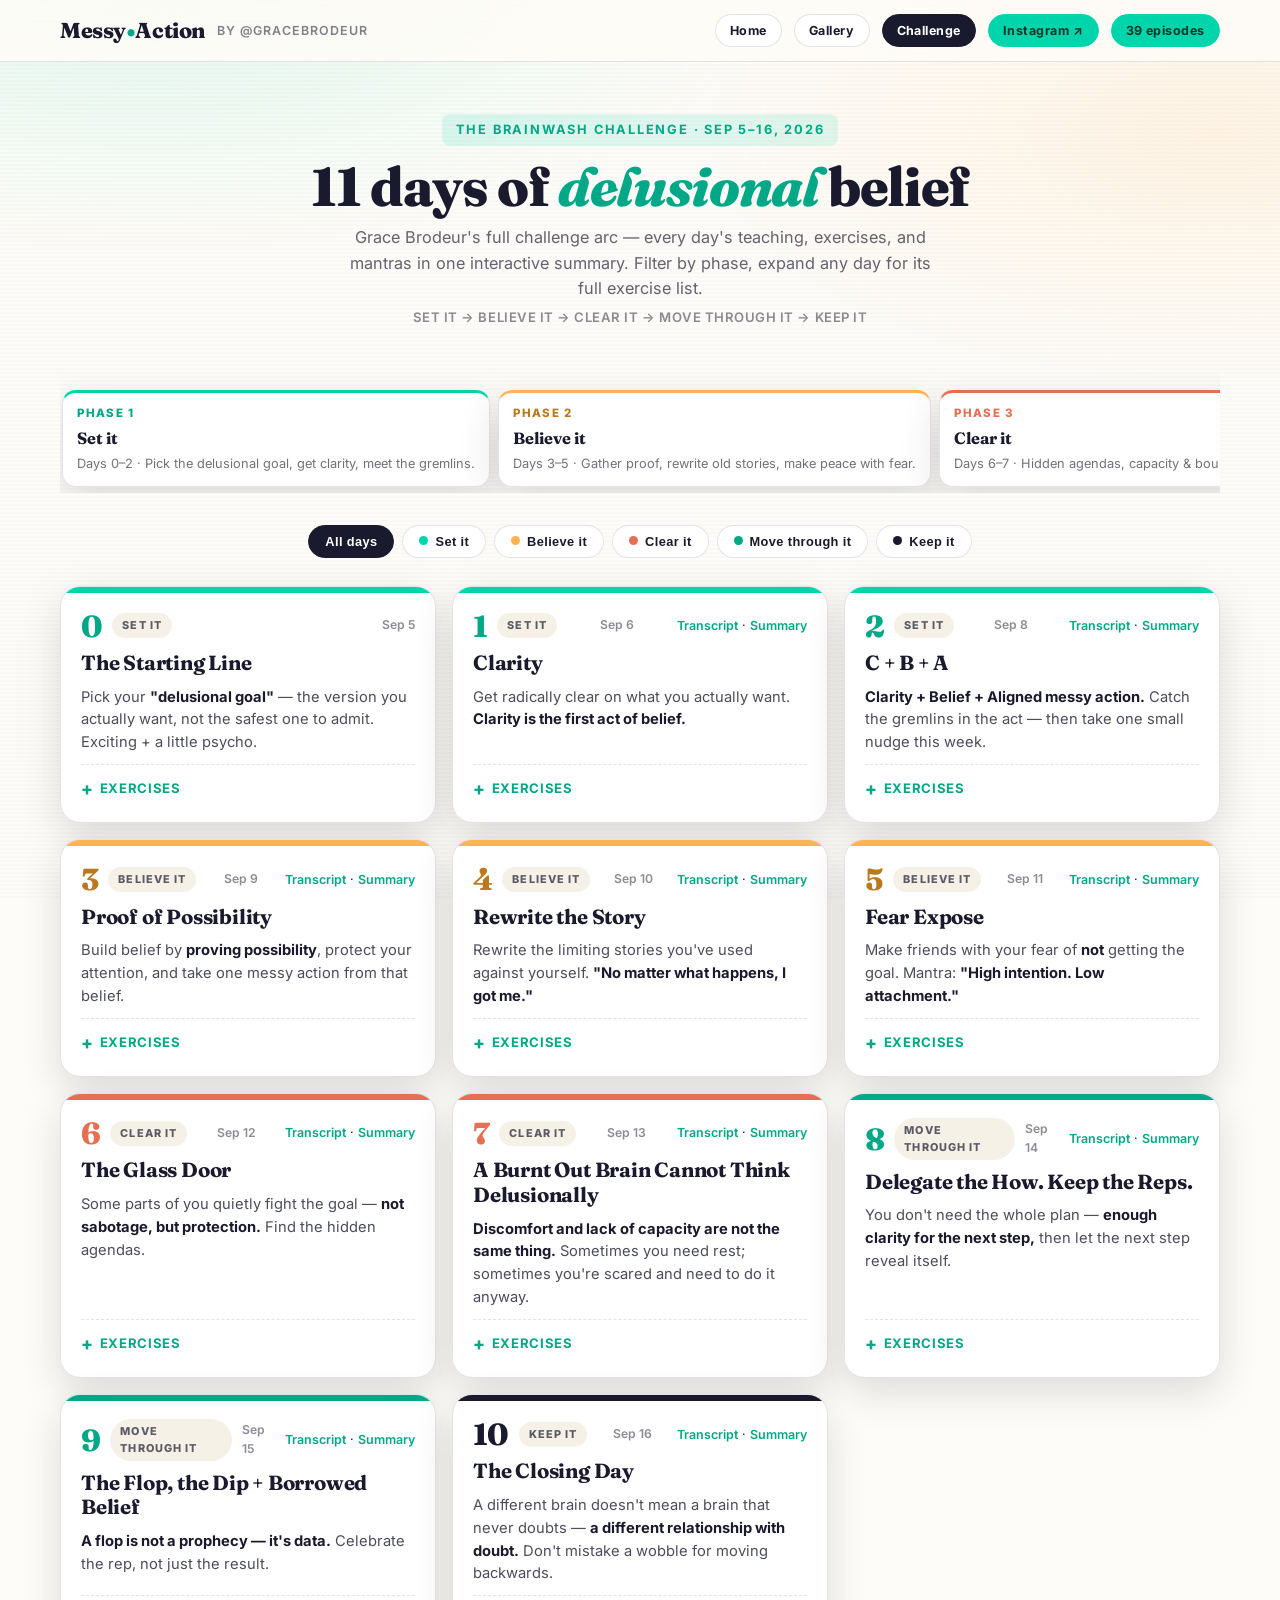
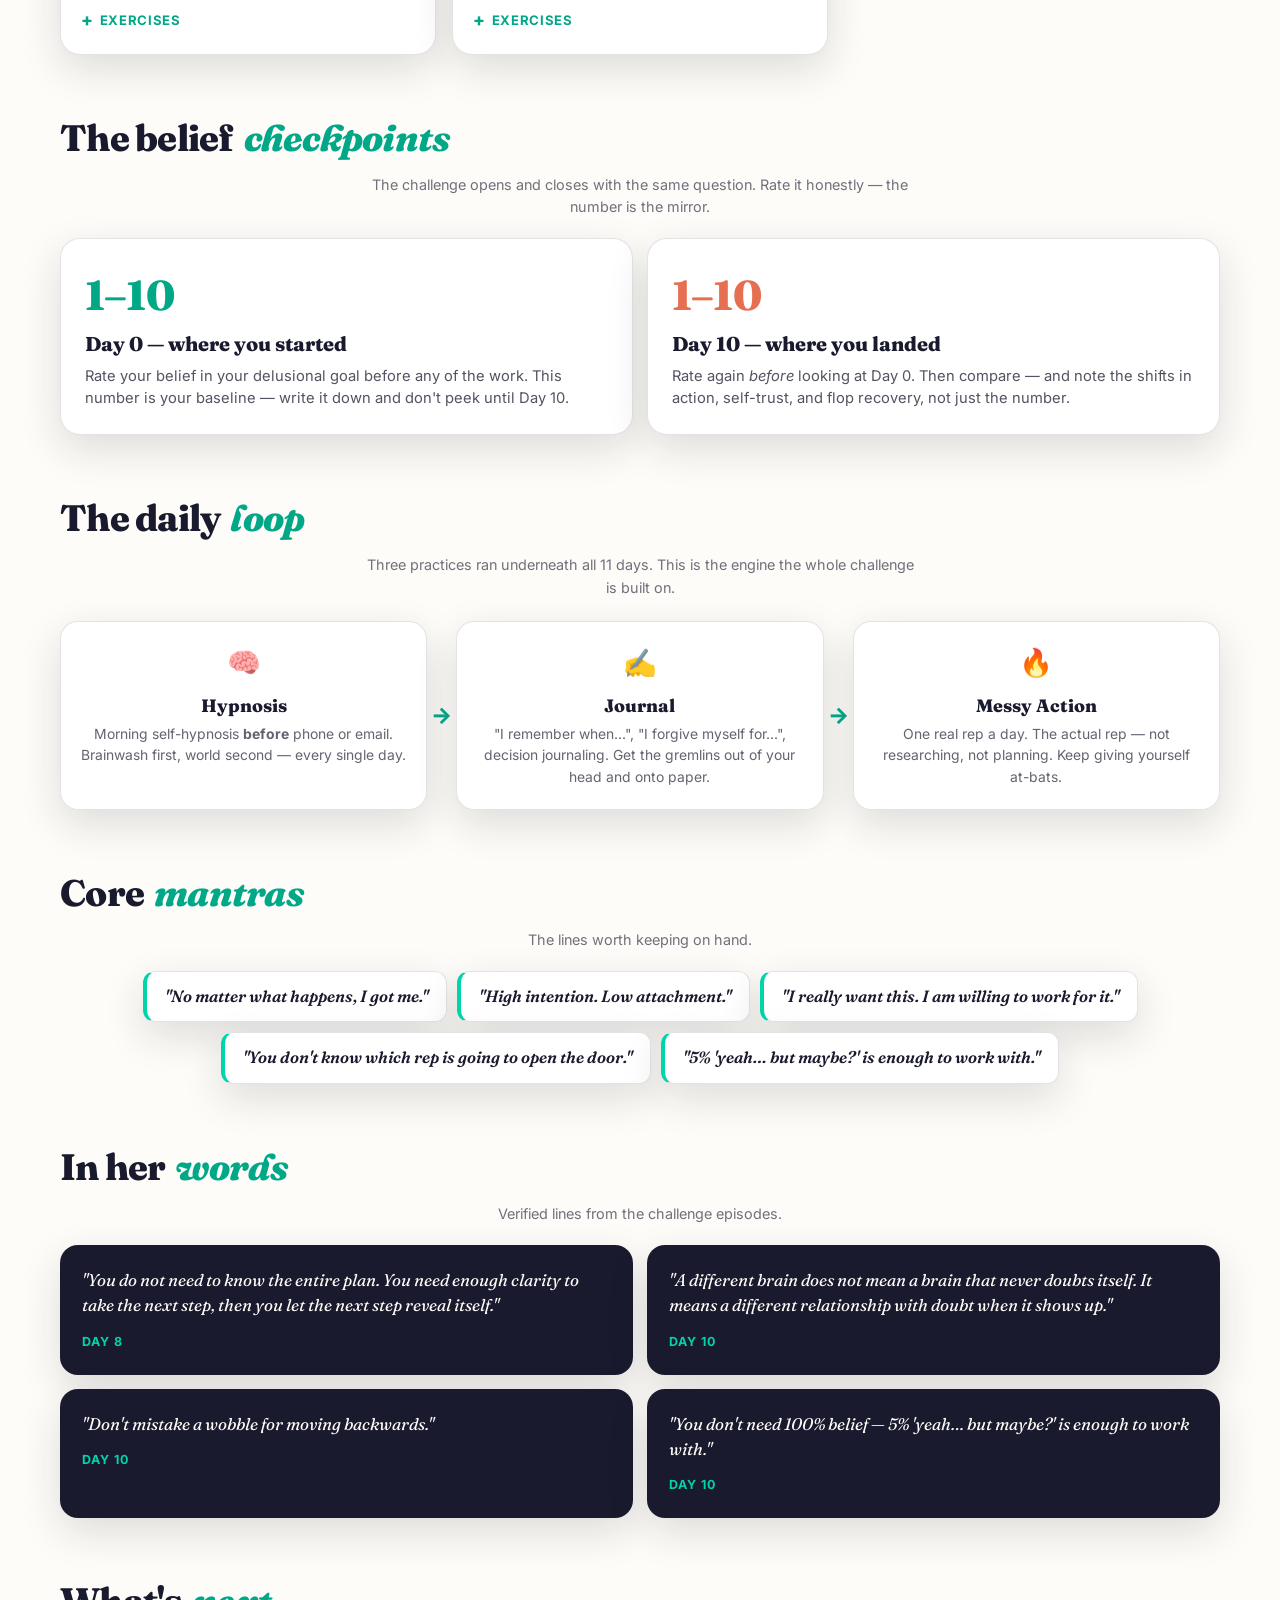
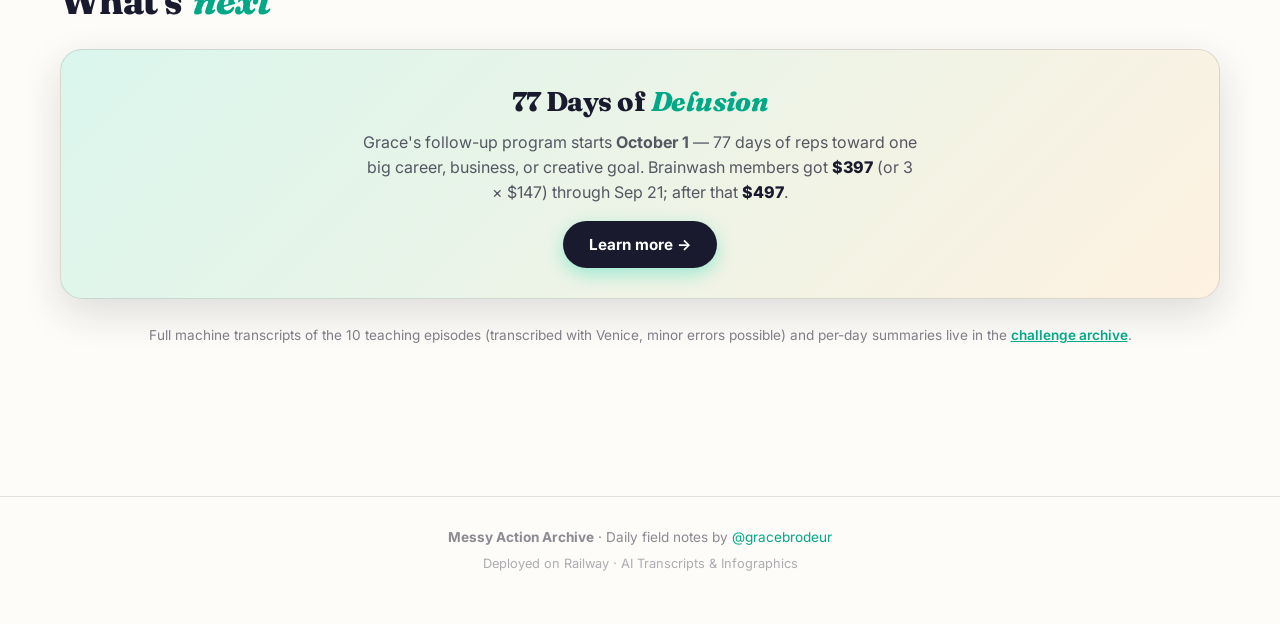
<file: challenge.html>
<!DOCTYPE html>
<html lang="en">
<head>
<meta charset="UTF-8">
<meta name="viewport" content="width=device-width, initial-scale=1.0, viewport-fit=cover">
<meta name="theme-color" content="#FEFCF8">
<title>The Brainwash Challenge — Messy Action</title>
<link rel="preconnect" href="https://fonts.googleapis.com">
<link rel="preconnect" href="https://fonts.gstatic.com" crossorigin>
<link href="https://fonts.googleapis.com/css2?family=Fraunces:ital,opsz,wght@0,9..144,300..900;1,9..144,300..900&family=Inter:wght@400;500;600;700&display=swap" rel="stylesheet">
<link rel="stylesheet" href="styles.css">
<style>
  .ch-hero { padding: 26px 0 34px; text-align: center; display: flex; flex-direction: column; align-items: center; }
  .ch-kicker { display: inline-block; font-size: .8rem; font-weight: 700; letter-spacing: .14em; text-transform: uppercase; color: var(--teal-deep); margin-bottom: 12px; background: rgba(0,212,170,.12); padding: 6px 14px; border-radius: 8px; }
  .ch-title { font-family: var(--serif); font-weight: 800; font-size: clamp(2.2rem, 5vw, 3.4rem); line-height: 1.05; letter-spacing: -.025em; margin-bottom: 10px; max-width: 820px; }
  .ch-title em { font-style: italic; color: var(--teal-deep); }
  .ch-sub { font-size: 1.02rem; color: rgba(26,26,46,.68); max-width: 600px; margin-bottom: 6px; }
  .ch-meta { font-size: .82rem; color: rgba(26,26,46,.5); font-weight: 600; letter-spacing: .04em; }

  .arc-strip { display: flex; gap: 8px; overflow-x: auto; padding: 18px 2px 6px; margin: 10px 0 4px; -webkit-overflow-scrolling: touch; }
  .arc-step { flex: 1 0 auto; min-width: 150px; background: #fff; border: 1px solid var(--line); border-radius: 14px; padding: 12px 14px; box-shadow: var(--shadow); text-align: left; }
  .arc-step .n { font-size: .72rem; font-weight: 800; letter-spacing: .1em; text-transform: uppercase; margin-bottom: 4px; }
  .arc-step .t { font-family: var(--serif); font-weight: 700; font-size: 1.02rem; margin-bottom: 2px; }
  .arc-step .d { font-size: .8rem; color: rgba(26,26,46,.62); }
  .arc-step.p1 .n { color: var(--teal-deep); } .arc-step.p1 { border-top: 3px solid var(--teal); }
  .arc-step.p2 .n { color: #b97a1e; } .arc-step.p2 { border-top: 3px solid var(--warm); }
  .arc-step.p3 .n { color: var(--clay); } .arc-step.p3 { border-top: 3px solid var(--clay); }
  .arc-step.p4 .n { color: var(--teal-deep); } .arc-step.p4 { border-top: 3px solid var(--teal-deep); }
  .arc-step.p5 .n { color: var(--ink); } .arc-step.p5 { border-top: 3px solid var(--ink); }

  .filters { display: flex; gap: 8px; flex-wrap: wrap; justify-content: center; margin: 22px 0 6px; position: sticky; top: 64px; z-index: 20; padding: 10px 0; }
  .fbtn { font-size: .8rem; font-weight: 700; letter-spacing: .03em; padding: 8px 16px; border-radius: 999px; border: 1px solid var(--line); background: #fff; color: var(--ink); cursor: pointer; transition: all .15s; }
  .fbtn:hover { border-color: var(--teal); color: var(--teal-deep); }
  .fbtn.active { background: var(--ink); border-color: var(--ink); color: #fff; }
  .fbtn .sw { display: inline-block; width: 9px; height: 9px; border-radius: 50%; margin-right: 7px; vertical-align: 1px; }

  .day-grid { display: grid; grid-template-columns: 1fr; gap: 16px; margin-top: 18px; }
  @media (min-width: 720px) { .day-grid { grid-template-columns: 1fr 1fr; } }
  @media (min-width: 1080px) { .day-grid { grid-template-columns: 1fr 1fr 1fr; } }
  .day-card { background: #fff; border: 1px solid var(--line); border-radius: 20px; overflow: hidden; box-shadow: var(--shadow); display: flex; flex-direction: column; transition: transform .2s ease, box-shadow .2s ease; }
  .day-card:hover { transform: translateY(-3px); box-shadow: var(--shadow-lg); }
  .day-card .band { height: 6px; }
  .day-card.p1 .band { background: var(--teal); } .day-card.p2 .band { background: var(--warm); }
  .day-card.p3 .band { background: var(--clay); } .day-card.p4 .band { background: var(--teal-deep); }
  .day-card.p5 .band { background: var(--ink); }
  .day-card .inner { padding: 18px 20px 20px; display: flex; flex-direction: column; gap: 10px; flex: 1; }
  .day-top { display: flex; align-items: center; gap: 10px; }
  .day-num { font-family: var(--serif); font-weight: 800; font-size: 1.9rem; line-height: 1; letter-spacing: -.02em; }
  .day-card.p1 .day-num { color: var(--teal-deep); } .day-card.p2 .day-num { color: #b97a1e; }
  .day-card.p3 .day-num { color: var(--clay); } .day-card.p4 .day-num { color: var(--teal-deep); }
  .day-card.p5 .day-num { color: var(--ink); }
  .phase-tag { font-size: .68rem; font-weight: 800; letter-spacing: .1em; text-transform: uppercase; padding: 4px 10px; border-radius: 999px; background: var(--paper-2); color: rgba(26,26,46,.7); }
  .day-date { margin-left: auto; font-size: .76rem; font-weight: 600; color: rgba(26,26,46,.5); }
  .day-title { font-family: var(--serif); font-weight: 700; font-size: 1.28rem; letter-spacing: -.01em; line-height: 1.2; }
  .day-key { font-size: .92rem; color: rgba(26,26,46,.78); }
  .day-key strong { color: var(--ink); }
  details.ex { border-top: 1px dashed var(--line); padding-top: 10px; margin-top: auto; }
  details.ex summary { cursor: pointer; font-size: .82rem; font-weight: 700; letter-spacing: .05em; text-transform: uppercase; color: var(--teal-deep); list-style: none; display: flex; align-items: center; gap: 6px; }
  details.ex summary::-webkit-details-marker { display: none; }
  details.ex summary::before { content: "+"; font-size: 1.1rem; font-weight: 800; }
  details.ex[open] summary::before { content: "–"; }
  details.ex ul { margin: 10px 0 2px 2px; padding: 0; list-style: none; display: flex; flex-direction: column; gap: 8px; }
  details.ex li { font-size: .88rem; color: rgba(26,26,46,.8); padding-left: 18px; position: relative; }
  details.ex li::before { content: "▸"; position: absolute; left: 0; color: var(--teal-deep); font-weight: 800; }

  .section-head { margin: 54px 0 6px; text-align: center; }
  .section-head h2 { font-family: var(--serif); font-weight: 800; font-size: clamp(1.6rem, 3.4vw, 2.3rem); letter-spacing: -.02em; }
  .section-head h2 em { font-style: italic; color: var(--teal-deep); }
  .section-head p { color: rgba(26,26,46,.62); max-width: 560px; margin: 8px auto 0; }

  .checkpoint { display: grid; grid-template-columns: 1fr; gap: 14px; margin-top: 20px; }
  @media (min-width: 720px) { .checkpoint { grid-template-columns: 1fr 1fr; } }
  .cp-card { background: #fff; border: 1px solid var(--line); border-radius: 20px; padding: 24px; box-shadow: var(--shadow); }
  .cp-card h3 { font-family: var(--serif); font-size: 1.25rem; font-weight: 800; margin-bottom: 6px; }
  .cp-card p { font-size: .92rem; color: rgba(26,26,46,.75); }
  .cp-card .big { font-family: var(--serif); font-weight: 800; font-size: 2.6rem; color: var(--teal-deep); letter-spacing: -.02em; }
  .cp-card.late .big { color: var(--clay); }

  .loop { display: flex; flex-direction: column; gap: 0; margin-top: 22px; align-items: stretch; }
  @media (min-width: 720px) { .loop { flex-direction: row; align-items: stretch; } }
  .loop-step { flex: 1; background: #fff; border: 1px solid var(--line); border-radius: 18px; padding: 20px; box-shadow: var(--shadow); text-align: center; }
  .loop-step .ic { font-size: 1.7rem; }
  .loop-step h3 { font-family: var(--serif); font-weight: 800; font-size: 1.12rem; margin: 8px 0 4px; }
  .loop-step p { font-size: .87rem; color: rgba(26,26,46,.68); }
  .loop-arrow { display: flex; align-items: center; justify-content: center; font-size: 1.4rem; color: var(--teal-deep); font-weight: 800; padding: 6px 4px; }

  .mantras { display: flex; flex-wrap: wrap; gap: 10px; justify-content: center; margin-top: 20px; }
  .mantra { font-family: var(--serif); font-style: italic; font-weight: 600; font-size: 1.02rem; background: #fff; border: 1px solid var(--line); border-left: 4px solid var(--teal); border-radius: 12px; padding: 12px 18px; box-shadow: var(--shadow); }

  .quotes { display: grid; grid-template-columns: 1fr; gap: 14px; margin-top: 20px; }
  @media (min-width: 720px) { .quotes { grid-template-columns: 1fr 1fr; } }
  .quote-card { background: var(--ink); color: #FEFCF8; border-radius: 18px; padding: 22px; box-shadow: var(--shadow); }
  .quote-card blockquote { font-family: var(--serif); font-style: italic; font-size: 1.06rem; line-height: 1.5; margin: 0 0 10px; }
  .quote-card cite { font-style: normal; font-size: .78rem; font-weight: 700; letter-spacing: .08em; text-transform: uppercase; color: var(--teal); }

  .next-card { margin-top: 20px; background: linear-gradient(135deg, rgba(0,212,170,.14), rgba(255,180,84,.14)); border: 1px solid var(--line); border-radius: 22px; padding: 30px 26px; text-align: center; box-shadow: var(--shadow); }
  .next-card h3 { font-family: var(--serif); font-weight: 800; font-size: 1.7rem; letter-spacing: -.02em; margin-bottom: 8px; }
  .next-card h3 em { font-style: italic; color: var(--teal-deep); }
  .next-card p { color: rgba(26,26,46,.72); max-width: 560px; margin: 0 auto 16px; }
  .next-card .price { font-weight: 800; color: var(--ink); }
  .cta-btn { display: inline-block; background: var(--ink); color: #fff; font-weight: 700; padding: 12px 26px; border-radius: 999px; text-decoration: none; transition: background .15s; }
  .cta-btn:hover { background: var(--teal-deep); color: #fff; }

  .transcript-note { margin-top: 26px; text-align: center; font-size: .85rem; color: rgba(26,26,46,.55); }
  .day-links { margin-left: auto; font-size: .78rem; white-space: nowrap; }
  .day-links a { color: var(--teal-deep); text-decoration: none; font-weight: 600; }
  .day-links a:hover { text-decoration: underline; }
</style>
</head>
<body>

<header>
  <div class="nav">
    <a class="logo" href="index.html">Messy<span class="dot">•</span>Action</a>
    <div class="creator">by <a href="https://www.instagram.com/gracebrodeur/" target="_blank" rel="noopener">@gracebrodeur</a></div>
    <div class="spacer"></div>
    <a class="pill" href="index.html">Home</a>
    <a class="pill" href="gallery.html">Gallery</a>
    <a class="pill active" href="challenge.html">Challenge</a>
    <a class="pill teal" href="https://www.instagram.com/gracebrodeur/" target="_blank" rel="noopener">Instagram ↗</a>
    <span class="pill teal" id="pillCount">— episodes</span>
  </div>
</header>

<main>
  <div class="ch-hero">
    <span class="ch-kicker">The Brainwash Challenge · Sep 5–16, 2026</span>
    <h1 class="ch-title">11 days of <em>delusional</em> belief</h1>
    <p class="ch-sub">Grace Brodeur's full challenge arc — every day's teaching, exercises, and mantras in one interactive summary. Filter by phase, expand any day for its full exercise list.</p>
    <p class="ch-meta">SET IT → BELIEVE IT → CLEAR IT → MOVE THROUGH IT → KEEP IT</p>
  </div>

  <div class="arc-strip" id="arcStrip">
    <div class="arc-step p1"><div class="n">Phase 1</div><div class="t">Set it</div><div class="d">Days 0–2 · Pick the delusional goal, get clarity, meet the gremlins.</div></div>
    <div class="arc-step p2"><div class="n">Phase 2</div><div class="t">Believe it</div><div class="d">Days 3–5 · Gather proof, rewrite old stories, make peace with fear.</div></div>
    <div class="arc-step p3"><div class="n">Phase 3</div><div class="t">Clear it</div><div class="d">Days 6–7 · Hidden agendas, capacity &amp; boundaries.</div></div>
    <div class="arc-step p4"><div class="n">Phase 4</div><div class="t">Move through it</div><div class="d">Days 8–9 · Messy reps, flop protocol, borrowed belief.</div></div>
    <div class="arc-step p5"><div class="n">Phase 5</div><div class="t">Keep it</div><div class="d">Day 10 · Re-rate belief, keep brainwashing for life.</div></div>
  </div>

  <div class="filters" id="filters">
    <button class="fbtn active" data-phase="all">All days</button>
    <button class="fbtn" data-phase="p1"><span class="sw" style="background:#00D4AA"></span>Set it</button>
    <button class="fbtn" data-phase="p2"><span class="sw" style="background:#FFB454"></span>Believe it</button>
    <button class="fbtn" data-phase="p3"><span class="sw" style="background:#E76F51"></span>Clear it</button>
    <button class="fbtn" data-phase="p4"><span class="sw" style="background:#00A887"></span>Move through it</button>
    <button class="fbtn" data-phase="p5"><span class="sw" style="background:#1A1A2E"></span>Keep it</button>
  </div>

  <div class="day-grid" id="dayGrid">

    <article class="day-card p1" data-phase="p1">
      <div class="band"></div><div class="inner">
        <div class="day-top"><span class="day-num">0</span><span class="phase-tag">Set it</span><span class="day-date">Sep 5</span></div>
        <h3 class="day-title">The Starting Line</h3>
        <p class="day-key">Pick your <strong>"delusional goal"</strong> — the version you actually want, not the safest one to admit. Exciting + a little psycho.</p>
        <details class="ex"><summary>Exercises</summary><ul>
          <li>Write down your delusional goal — the real one, not the safe one.</li>
          <li>Rate your belief in it <strong>1–10</strong> right now (you re-rate on Day 10).</li>
          <li>Begin the ritual: morning self-hypnosis <strong>before</strong> phone or email, daily through the whole challenge.</li>
        </ul></details>
      </div>
    </article>

    <article class="day-card p1" data-phase="p1">
      <div class="band"></div><div class="inner">
        <div class="day-top"><span class="day-num">1</span><span class="phase-tag">Set it</span><span class="day-date">Sep 6</span><span class="day-links"><a href="challenge/transcripts/day-01.txt">Transcript</a> &middot; <a href="challenge/summaries/day-01.md">Summary</a></span></div>
        <h3 class="day-title">Clarity</h3>
        <p class="day-key">Get radically clear on what you actually want. <strong>Clarity is the first act of belief.</strong></p>
        <details class="ex"><summary>Exercises</summary><ul>
          <li>20-minute journaling date, phone in another room: <em>If I couldn't fail, what would I want? Where is curiosity pulling me? What made my ears perk up before I shut it down? What do I already know I want?</em></li>
          <li>Morning self-hypnosis before phone/email, then write down what came up.</li>
          <li>Share one honest answer in the group chat.</li>
        </ul></details>
      </div>
    </article>

    <article class="day-card p1" data-phase="p1">
      <div class="band"></div><div class="inner">
        <div class="day-top"><span class="day-num">2</span><span class="phase-tag">Set it</span><span class="day-date">Sep 8</span><span class="day-links"><a href="challenge/transcripts/day-02.txt">Transcript</a> &middot; <a href="challenge/summaries/day-02.md">Summary</a></span></div>
        <h3 class="day-title">C + B + A</h3>
        <p class="day-key"><strong>Clarity + Belief + Aligned messy action.</strong> Catch the gremlins in the act — then take one small nudge this week.</p>
        <details class="ex"><summary>Exercises</summary><ul>
          <li><strong>Clarity:</strong> name what you actually want (or journal what you don't want, to rule doors out).</li>
          <li><strong>Belief:</strong> name your biggest blocks — catch the gremlins in the act.</li>
          <li><strong>Aligned messy action:</strong> pick ONE small nudge and do it this week.</li>
          <li>Post "Day 2 ✅" plus your nudge in Wins &amp; Messy Action.</li>
        </ul></details>
      </div>
    </article>

    <article class="day-card p2" data-phase="p2">
      <div class="band"></div><div class="inner">
        <div class="day-top"><span class="day-num">3</span><span class="phase-tag">Believe it</span><span class="day-date">Sep 9</span><span class="day-links"><a href="challenge/transcripts/day-03.txt">Transcript</a> &middot; <a href="challenge/summaries/day-03.md">Summary</a></span></div>
        <h3 class="day-title">Proof of Possibility</h3>
        <p class="day-key">Build belief by <strong>proving possibility</strong>, protect your attention, and take one messy action from that belief.</p>
        <details class="ex"><summary>Exercises</summary><ul>
          <li>Decision journaling: write your objections ("I'm not ready because…", "I need to figure out…", "This isn't a good time because…") and sort fear vs. genuine blockers.</li>
          <li>Proof-of-Possibility File: list at least <strong>10 pieces of evidence</strong> your goal is possible (examples, your past wins, skills you can learn).</li>
          <li>Set at least one attention boundary: mute/unfollow, app blocker, no-scroll morning.</li>
          <li>Bonus: build a 2–5 song "Out-Dance Your Overthinking" playlist.</li>
          <li>Take ONE messy action today.</li>
        </ul></details>
      </div>
    </article>

    <article class="day-card p2" data-phase="p2">
      <div class="band"></div><div class="inner">
        <div class="day-top"><span class="day-num">4</span><span class="phase-tag">Believe it</span><span class="day-date">Sep 10</span><span class="day-links"><a href="challenge/transcripts/day-04.txt">Transcript</a> &middot; <a href="challenge/summaries/day-04.md">Summary</a></span></div>
        <h3 class="day-title">Rewrite the Story</h3>
        <p class="day-key">Rewrite the limiting stories you've used against yourself. <strong>"No matter what happens, I got me."</strong></p>
        <details class="ex"><summary>Exercises</summary><ul>
          <li>"I remember when…" → what you understand now. <em>Ex: "I remember when I thought I was inconsistent. Now I understand consistency is a skill I can practice."</em></li>
          <li>"I forgive myself for…" — write as many as you need.</li>
          <li>Release it: safely burn the pages, or another meaningful ritual to put those stories to rest.</li>
          <li>Give yourself a gift: "What would bring me joy today?" — then actually do it.</li>
          <li>Messy action from self-trust.</li>
        </ul></details>
      </div>
    </article>

    <article class="day-card p2" data-phase="p2">
      <div class="band"></div><div class="inner">
        <div class="day-top"><span class="day-num">5</span><span class="phase-tag">Believe it</span><span class="day-date">Sep 11</span><span class="day-links"><a href="challenge/transcripts/day-05.txt">Transcript</a> &middot; <a href="challenge/summaries/day-05.md">Summary</a></span></div>
        <h3 class="day-title">Fear Expose</h3>
        <p class="day-key">Make friends with your fear of <strong>not</strong> getting the goal. Mantra: <strong>"High intention. Low attachment."</strong></p>
        <details class="ex"><summary>Exercises</summary><ul>
          <li>Name every fear. For each: "What would I let that mean about me?" Then make peace with the worst case.</li>
          <li>Journal: "If this happened, why would I still be okay? What would I do? How could I make the best of it?"</li>
          <li>Build a safety plan — you can handle more than you think.</li>
          <li>Internal why: "If I fully show up for this goal, who do I become?"</li>
          <li>Own your external desires — no need to turn every desire into a saintly mission.</li>
          <li>Listen: Hypnosis Audio 3 + Embodiment Audio.</li>
        </ul></details>
      </div>
    </article>

    <article class="day-card p3" data-phase="p3">
      <div class="band"></div><div class="inner">
        <div class="day-top"><span class="day-num">6</span><span class="phase-tag">Clear it</span><span class="day-date">Sep 12</span><span class="day-links"><a href="challenge/transcripts/day-06.txt">Transcript</a> &middot; <a href="challenge/summaries/day-06.md">Summary</a></span></div>
        <h3 class="day-title">The Glass Door</h3>
        <p class="day-key">Some parts of you quietly fight the goal — <strong>not sabotage, but protection.</strong> Find the hidden agendas.</p>
        <details class="ex"><summary>Exercises</summary><ul>
          <li>Write your goal at the top of a fresh page, finish: <em>"If I actually got this, the bad thing that might happen is…"</em></li>
          <li>Gremlin protection audit: next to each fear, write <em>"This gremlin is protecting me from…"</em> (being judged, being seen, failing publicly, more responsibility…).</li>
          <li>Turn each hidden agenda into an "I remember when…" and put the old program in the past.</li>
          <li>Do a hypnosis track today.</li>
          <li>Reflect: what have you done since joining that last week's you would have avoided? What shifts have you noticed in six days?</li>
        </ul></details>
      </div>
    </article>

    <article class="day-card p3" data-phase="p3">
      <div class="band"></div><div class="inner">
        <div class="day-top"><span class="day-num">7</span><span class="phase-tag">Clear it</span><span class="day-date">Sep 13</span><span class="day-links"><a href="challenge/transcripts/day-07.txt">Transcript</a> &middot; <a href="challenge/summaries/day-07.md">Summary</a></span></div>
        <h3 class="day-title">A Burnt Out Brain Cannot Think Delusionally</h3>
        <p class="day-key"><strong>Discomfort and lack of capacity are not the same thing.</strong> Sometimes you need rest; sometimes you're scared and need to do it anyway.</p>
        <details class="ex"><summary>Exercises</summary><ul>
          <li>Capacity delusion audit: "What is currently eating the space my goal needs?" → "Is this actually draining my capacity, or simply uncomfortable?"</li>
          <li>Choose ONE boundary this week (sleep, screen time, saying no, asking for help, pausing something, delegating) and put it in place.</li>
          <li>Decide what you're protecting: "What am I willing to protect for this goal, even when it's inconvenient?"</li>
          <li>Resentment audit: where are you resentful — and where do you have more power to change it than you've admitted?</li>
          <li>Do your brainwashing (hypnosis) + Messy Action.</li>
        </ul></details>
      </div>
    </article>

    <article class="day-card p4" data-phase="p4">
      <div class="band"></div><div class="inner">
        <div class="day-top"><span class="day-num">8</span><span class="phase-tag">Move through it</span><span class="day-date">Sep 14</span><span class="day-links"><a href="challenge/transcripts/day-08.txt">Transcript</a> &middot; <a href="challenge/summaries/day-08.md">Summary</a></span></div>
        <h3 class="day-title">Delegate the How. Keep the Reps.</h3>
        <p class="day-key">You don't need the whole plan — <strong>enough clarity for the next step,</strong> then let the next step reveal itself.</p>
        <details class="ex"><summary>Exercises</summary><ul>
          <li>15 scary minutes of Messy Action: pick the smallest scary rep you've been circling and DO it today. Not researching. Not planning. The actual rep.</li>
          <li>Delegate the how: write down anything you're stuck on before bed and hand it over — the universe, or your subconscious.</li>
          <li>Share your rep: post "Day 8 + what your 15-minute rep was." <em>You don't know which rep is going to open the door. Keep giving yourself at-bats.</em></li>
        </ul></details>
      </div>
    </article>

    <article class="day-card p4" data-phase="p4">
      <div class="band"></div><div class="inner">
        <div class="day-top"><span class="day-num">9</span><span class="phase-tag">Move through it</span><span class="day-date">Sep 15</span><span class="day-links"><a href="challenge/transcripts/day-09.txt">Transcript</a> &middot; <a href="challenge/summaries/day-09.md">Summary</a></span></div>
        <h3 class="day-title">The Flop, the Dip + Borrowed Belief</h3>
        <p class="day-key"><strong>A flop is not a prophecy — it's data.</strong> Celebrate the rep, not just the result.</p>
        <details class="ex"><summary>Exercises</summary><ul>
          <li>Build your Evidence Log: every piece of evidence from the last 9 days that your goal is possible. Internal evidence counts — scary actions taken, beliefs shifted, faster recoveries.</li>
          <li>Create a Flop Protocol: <em>"WHEN SOMETHING FLOPS, I WILL…"</em> — decide your response now, before your gremlin decides for you.</li>
          <li>Borrowed belief: when your own belief dips, borrow someone else's. Ask whose belief you can borrow.</li>
          <li>Reflect: "Where do I usually stop?" / "What do I usually make a flop mean about me?" / "After Day 10, this goal needs __ from me."</li>
          <li>Celebrate a flop: post "Day 9 ✅" + something you did that did NOT immediately work.</li>
        </ul></details>
      </div>
    </article>

    <article class="day-card p5" data-phase="p5">
      <div class="band"></div><div class="inner">
        <div class="day-top"><span class="day-num">10</span><span class="phase-tag">Keep it</span><span class="day-date">Sep 16</span><span class="day-links"><a href="challenge/transcripts/day-10.txt">Transcript</a> &middot; <a href="challenge/summaries/day-10.md">Summary</a></span></div>
        <h3 class="day-title">The Closing Day</h3>
        <p class="day-key">A different brain doesn't mean a brain that never doubts — <strong>a different relationship with doubt.</strong> Don't mistake a wobble for moving backwards.</p>
        <details class="ex"><summary>Exercises</summary><ul>
          <li>Rate your belief 1–10 again <strong>BEFORE</strong> looking at your Day 0 number, then compare.</li>
          <li>Note shifts: actions, thoughts, fear, self-trust, flop recovery, what you now believe is possible.</li>
          <li>Revisit the goal: if it still feels expansive, exciting + a little psycho, keep it. If you could go bigger — go bigger. Write: "MY DELUSIONAL GOAL IS: ___"</li>
          <li>Finish yesterday's rep: "After Day 10, this goal needs ___ from me" — then do ONE thing today that honors it.</li>
          <li>Keep brainwashing: no Day 11. Hypnosis before phone, lifetime access, journaling, Messy Action as continual practice.</li>
          <li>Remember: <strong>you don't need 100% belief — 5% "yeah… but maybe?" is enough to work with.</strong></li>
        </ul></details>
      </div>
    </article>

  </div>

  <div class="section-head">
    <h2>The belief <em>checkpoints</em></h2>
    <p>The challenge opens and closes with the same question. Rate it honestly — the number is the mirror.</p>
  </div>
  <div class="checkpoint">
    <div class="cp-card">
      <div class="big">1–10</div>
      <h3>Day 0 — where you started</h3>
      <p>Rate your belief in your delusional goal before any of the work. This number is your baseline — write it down and don't peek until Day 10.</p>
    </div>
    <div class="cp-card late">
      <div class="big">1–10</div>
      <h3>Day 10 — where you landed</h3>
      <p>Rate again <em>before</em> looking at Day 0. Then compare — and note the shifts in action, self-trust, and flop recovery, not just the number.</p>
    </div>
  </div>

  <div class="section-head">
    <h2>The daily <em>loop</em></h2>
    <p>Three practices ran underneath all 11 days. This is the engine the whole challenge is built on.</p>
  </div>
  <div class="loop">
    <div class="loop-step">
      <div class="ic">🧠</div>
      <h3>Hypnosis</h3>
      <p>Morning self-hypnosis <strong>before</strong> phone or email. Brainwash first, world second — every single day.</p>
    </div>
    <div class="loop-arrow">→</div>
    <div class="loop-step">
      <div class="ic">✍️</div>
      <h3>Journal</h3>
      <p>"I remember when…", "I forgive myself for…", decision journaling. Get the gremlins out of your head and onto paper.</p>
    </div>
    <div class="loop-arrow">→</div>
    <div class="loop-step">
      <div class="ic">🔥</div>
      <h3>Messy Action</h3>
      <p>One real rep a day. The actual rep — not researching, not planning. Keep giving yourself at-bats.</p>
    </div>
  </div>

  <div class="section-head">
    <h2>Core <em>mantras</em></h2>
    <p>The lines worth keeping on hand.</p>
  </div>
  <div class="mantras">
    <div class="mantra">"No matter what happens, I got me."</div>
    <div class="mantra">"High intention. Low attachment."</div>
    <div class="mantra">"I really want this. I am willing to work for it."</div>
    <div class="mantra">"You don't know which rep is going to open the door."</div>
    <div class="mantra">"5% 'yeah… but maybe?' is enough to work with."</div>
  </div>

  <div class="section-head">
    <h2>In her <em>words</em></h2>
    <p>Verified lines from the challenge episodes.</p>
  </div>
  <div class="quotes">
    <div class="quote-card"><blockquote>"You do not need to know the entire plan. You need enough clarity to take the next step, then you let the next step reveal itself."</blockquote><cite>Day 8</cite></div>
    <div class="quote-card"><blockquote>"A different brain does not mean a brain that never doubts itself. It means a different relationship with doubt when it shows up."</blockquote><cite>Day 10</cite></div>
    <div class="quote-card"><blockquote>"Don't mistake a wobble for moving backwards."</blockquote><cite>Day 10</cite></div>
    <div class="quote-card"><blockquote>"You don't need 100% belief — 5% 'yeah… but maybe?' is enough to work with."</blockquote><cite>Day 10</cite></div>
  </div>

  <div class="section-head">
    <h2>What's <em>next</em></h2>
  </div>
  <div class="next-card">
    <h3>77 Days of <em>Delusion</em></h3>
    <p>Grace's follow-up program starts <strong>October 1</strong> — 77 days of reps toward one big career, business, or creative goal. Brainwash members got <span class="price">$397</span> (or 3 × $147) through Sep 21; after that <span class="price">$497</span>.</p>
    <a class="cta-btn" href="https://gracebrodeur.com/77-days-of-delusion/" target="_blank" rel="noopener">Learn more →</a>
  </div>

  <p class="transcript-note">Full machine transcripts of the 10 teaching episodes (transcribed with Venice, minor errors possible) and per-day summaries live in the <a href="challenge/" style="color:var(--teal-deep);font-weight:600;">challenge archive</a>.</p>
</main>

<footer>
  <div><b>Messy Action Archive</b> · Daily field notes by <a href="https://www.instagram.com/gracebrodeur/" target="_blank" rel="noopener">@gracebrodeur</a></div>
  <div style="margin-top:6px; font-size:.8rem; opacity:.7">Deployed on Railway · AI Transcripts & Infographics</div>
</footer>

<script src="app.js"></script>
<script>
  (function () {
    var btns = document.querySelectorAll('#filters .fbtn');
    var cards = document.querySelectorAll('#dayGrid .day-card');
    btns.forEach(function (b) {
      b.addEventListener('click', function () {
        btns.forEach(function (x) { x.classList.remove('active'); });
        b.classList.add('active');
        var ph = b.getAttribute('data-phase');
        cards.forEach(function (c) {
          c.style.display = (ph === 'all' || c.getAttribute('data-phase') === ph) ? '' : 'none';
        });
      });
    });
  })();
</script>
</body>
</html>
</file>
<file: styles.css>
:root {
  --paper: #FEFCF8;
  --paper-2: #F6F1E7;
  --ink: #1A1A2E;
  --teal: #00D4AA;
  --teal-deep: #00A887;
  --warm: #FFB454;
  --clay: #E76F51;
  --line: rgba(26,26,46,.12);
  --shadow: 0 14px 40px rgba(26,26,46,.14);
  --shadow-lg: 0 22px 60px rgba(26,26,46,.22);
  --serif: "Fraunces", Georgia, serif;
  --sans: "Inter", -apple-system, BlinkMacSystemFont, "Segoe UI", sans-serif;
}
* { box-sizing: border-box; margin: 0; padding: 0; -webkit-tap-highlight-color: transparent; }
html { scroll-behavior: smooth; }
body {
  background: var(--paper);
  color: var(--ink);
  font-family: var(--sans);
  font-size: 16px;
  line-height: 1.55;
  overflow-x: hidden;
}
body::before {
  content: ""; position: fixed; inset: 0; z-index: -1; pointer-events: none;
  background:
    radial-gradient(ellipse 90% 60% at 12% -5%, rgba(0,212,170,.12), transparent 55%),
    radial-gradient(ellipse 80% 55% at 95% 15%, rgba(255,180,84,.12), transparent 50%),
    repeating-linear-gradient(0deg, transparent 0 2px, rgba(26,26,46,.015) 2px 4px);
}

header {
  position: sticky; top: 0; z-index: 50;
  background: rgba(254,252,248,.88);
  backdrop-filter: blur(14px); -webkit-backdrop-filter: blur(14px);
  border-bottom: 1px solid var(--line);
}
.nav {
  max-width: 1200px; margin: 0 auto; padding: 14px 20px;
  display: flex; align-items: center; gap: 12px;
}
.nav a { text-decoration: none; color: inherit; }
.nav .logo {
  font-family: var(--serif); font-weight: 800; font-size: 1.35rem; letter-spacing: -.02em;
  color: var(--ink);
}
.nav .logo .dot { color: var(--teal-deep); }
.nav .creator { font-size: .78rem; color: rgba(26,26,46,.55); font-weight: 600; letter-spacing: .08em; text-transform: uppercase; }
.nav .creator a { color: rgba(26,26,46,.55); }
.nav .creator a:hover { color: var(--teal-deep); }
.nav .spacer { flex: 1; }
.pill {
  font-size: .78rem; font-weight: 700; letter-spacing: .04em;
  padding: 6px 14px; border-radius: 999px;
  border: 1px solid var(--line); background: #fff; color: var(--ink);
  transition: background .15s, color .15s, border-color .15s;
}
.pill:hover { border-color: var(--teal); color: var(--teal-deep); }
.pill.teal { background: var(--teal); border-color: var(--teal); color: #05362c; }
.pill.teal:hover { background: var(--teal-deep); border-color: var(--teal-deep); color: #fff; }
.pill.active { background: var(--ink); border-color: var(--ink); color: #fff; }
.pill.active:hover { color: #fff; }

main { max-width: 1200px; margin: 0 auto; padding: 26px 20px 90px; }

/* HERO SECTION */
.hero-section {
  padding: 20px 0 40px;
  display: flex; flex-direction: column; align-items: center; text-align: center;
}
.hero-kicker {
  display: inline-block; font-size: .8rem; font-weight: 700; letter-spacing: .14em;
  text-transform: uppercase; color: var(--teal-deep); margin-bottom: 12px;
  background: rgba(0,212,170,.12); padding: 6px 14px; border-radius: 8px;
}
.hero-title {
  font-family: var(--serif); font-weight: 800; font-size: clamp(2.2rem, 5vw, 3.6rem);
  line-height: 1.05; letter-spacing: -.025em; margin-bottom: 10px; max-width: 800px;
}
.hero-title em { font-style: italic; color: var(--teal-deep); }
.hero-sub { font-size: 1.05rem; color: rgba(26,26,46,.68); max-width: 580px; margin-bottom: 30px; }

/* HERO CARD CONTAINER (Single active card with swipe + arrows) */
.hero-card-stage {
  position: relative; width: 100%; max-width: 440px; margin: 0 auto;
  perspective: 1000px; touch-action: pan-y;
}
.hero-card {
  background: #fff; border: 1px solid var(--line); border-radius: 24px;
  overflow: hidden; box-shadow: var(--shadow-lg); cursor: pointer;
  transition: transform .25s ease, opacity .25s ease, box-shadow .25s ease;
  display: flex; flex-direction: column; text-align: left;
  position: relative;
}
.hero-card:hover { transform: translateY(-4px); box-shadow: 0 28px 70px rgba(26,26,46,.25); }
.hero-card .cover {
  position: relative; aspect-ratio: 9/16; width: 100%; background: var(--paper-2); overflow: hidden;
}
.hero-card .cover img { width: 100%; height: 100%; object-fit: cover; display: block; }
.hero-card .cover .click-hint {
  position: absolute; inset: 0; background: rgba(26,26,46,.22);
  display: flex; align-items: center; justify-content: center; opacity: 0; transition: opacity .2s ease;
}
.hero-card:hover .click-hint { opacity: 1; }
.hero-card .cover .click-hint span {
  background: rgba(254,252,248,.95); color: var(--ink); font-weight: 700; font-size: .88rem;
  padding: 10px 18px; border-radius: 999px; box-shadow: 0 8px 20px rgba(0,0,0,.2);
  backdrop-filter: blur(8px); display: flex; align-items: center; gap: 6px;
}

.hero-card .ep-badge {
  position: absolute; top: 16px; left: 16px; z-index: 2;
  background: var(--teal); color: #05362c; font-weight: 800; font-size: .85rem;
  padding: 6px 14px; border-radius: 999px; letter-spacing: .03em;
  box-shadow: 0 4px 12px rgba(0,0,0,.2);
}
.hero-card .date-badge {
  position: absolute; top: 16px; right: 16px; z-index: 2;
  background: rgba(26,26,46,.78); color: #fff; font-size: .78rem; font-weight: 600;
  padding: 6px 12px; border-radius: 999px; backdrop-filter: blur(6px);
}

.hero-card .body { padding: 20px 22px 22px; display: flex; flex-direction: column; gap: 10px; }
.hero-card .body h3 { font-family: var(--serif); font-weight: 700; font-size: 1.3rem; line-height: 1.2; }
.hero-card .body .msg { font-size: .95rem; color: rgba(26,26,46,.75); line-height: 1.45; }
.hero-card .body .quote {
  font-family: var(--serif); font-style: italic; font-size: 1rem;
  border-left: 3px solid var(--warm); padding-left: 12px; color: var(--ink); margin-top: 4px;
}
.hero-card .body .meta-bar {
  display: flex; justify-content: space-between; align-items: center; margin-top: 6px;
  border-top: 1px solid var(--line); padding-top: 10px;
}
.hero-card .body .tag {
  font-size: .72rem; font-weight: 700; letter-spacing: .06em; text-transform: uppercase;
  background: rgba(0,212,170,.14); color: var(--teal-deep); padding: 4px 10px; border-radius: 6px;
}
.hero-card .body .action-link {
  font-size: .82rem; font-weight: 700; color: var(--teal-deep); text-decoration: none;
  display: flex; align-items: center; gap: 4px;
}

/* NAVIGATION ARROWS FOR HERO */
.hero-nav {
  display: flex; align-items: center; justify-content: center; gap: 18px; margin-top: 20px;
}
.hero-nav-btn {
  width: 48px; height: 48px; border-radius: 50%; border: 1px solid var(--line);
  background: #fff; color: var(--ink); font-size: 1.2rem; cursor: pointer;
  display: grid; place-items: center; box-shadow: 0 4px 14px rgba(26,26,46,.08);
  transition: background .18s, transform .18s, color .18s;
}
.hero-nav-btn:hover { background: var(--teal); color: #05362c; border-color: var(--teal); }
.hero-nav-btn:active { transform: scale(.94); }
.hero-nav-btn:disabled { opacity: .3; cursor: default; pointer-events: none; }
.hero-indicator { font-size: .9rem; font-weight: 700; color: rgba(26,26,46,.6); letter-spacing: .02em; }

/* SEARCH & STATS */
.stats-row { display: flex; justify-content: center; gap: 12px; margin: 30px 0 20px; flex-wrap: wrap; }
.stat-badge {
  background: #fff; border: 1px solid var(--line); border-radius: 12px;
  padding: 8px 16px; font-size: .85rem; color: rgba(26,26,46,.7);
  box-shadow: 0 2px 8px rgba(26,26,46,.04);
}
.stat-badge b { font-family: var(--serif); color: var(--ink); font-size: 1.05rem; }

.searchbox {
  display: flex; align-items: center; gap: 10px; max-width: 560px; margin: 0 auto 40px;
  background: #fff; border: 1px solid var(--line); border-radius: 999px;
  padding: 12px 20px; box-shadow: 0 4px 16px rgba(26,26,46,.06);
}
.searchbox svg { flex: 0 0 auto; opacity: .5; }
.searchbox input {
  flex: 1; border: none; outline: none; font-family: var(--sans); font-size: .98rem;
  background: transparent; color: var(--ink);
}

/* GALLERY CTA (on home page) */
.gallery-cta {
  text-align: center; padding: 44px 24px; margin: 20px 0 40px;
  background: #fff; border: 1px solid var(--line); border-radius: 20px;
  box-shadow: 0 8px 24px rgba(26,26,46,.06);
}
.gallery-cta h2 { font-family: var(--serif); font-weight: 800; font-size: 1.7rem; letter-spacing: -.01em; margin-bottom: 8px; }
.gallery-cta p { color: rgba(26,26,46,.6); margin-bottom: 20px; }
.cta-btn {
  display: inline-block; padding: 13px 28px; border-radius: 999px;
  background: var(--teal); color: #05362c; font-weight: 700; font-size: .95rem; text-decoration: none;
  box-shadow: 0 6px 18px rgba(0,212,170,.35);
  transition: transform .18s, box-shadow .18s, background .18s;
}
.cta-btn:hover { transform: translateY(-2px); background: var(--teal-deep); color: #fff; box-shadow: 0 10px 24px rgba(0,212,170,.45); }

/* GALLERY SECTION */
.section-head { margin-bottom: 24px; text-align: left; }
.section-head h2 {
  font-family: var(--serif); font-weight: 800; font-size: 1.8rem; letter-spacing: -.01em;
  display: flex; align-items: center; gap: 10px;
}
.section-head h2 .tape {
  width: 32px; height: 12px; background: var(--warm); opacity: .85;
  border-radius: 2px; transform: rotate(-4deg); display: inline-block;
}
.section-head p { font-size: .9rem; color: rgba(26,26,46,.55); margin-top: 4px; }

.gallery-grid {
  display: grid; grid-template-columns: repeat(auto-fill, minmax(220px, 1fr)); gap: 20px;
}
.gallery-item {
  background: #fff; border: 1px solid var(--line); border-radius: 18px; overflow: hidden;
  box-shadow: 0 8px 24px rgba(26,26,46,.08); cursor: pointer; position: relative;
  transition: transform .2s ease, box-shadow .2s ease;
  display: flex; flex-direction: column;
}
.gallery-item:hover { transform: translateY(-5px); box-shadow: var(--shadow); }
.gallery-item .g-cover {
  aspect-ratio: 9/16; width: 100%; position: relative; background: var(--paper-2); overflow: hidden;
}
.gallery-item .g-cover img { width: 100%; height: 100%; object-fit: cover; display: block; }
.gallery-item .g-badge {
  position: absolute; top: 10px; left: 10px; z-index: 2;
  background: var(--teal); color: #05362c; font-weight: 800; font-size: .75rem;
  padding: 4px 9px; border-radius: 999px; box-shadow: 0 2px 8px rgba(0,0,0,.2);
}
.gallery-item .g-date {
  position: absolute; top: 10px; right: 10px; z-index: 2;
  background: rgba(26,26,46,.75); color: #fff; font-size: .7rem; font-weight: 600;
  padding: 4px 8px; border-radius: 999px; backdrop-filter: blur(4px);
}
.gallery-item .g-body { padding: 12px 14px 14px; flex: 1; display: flex; flex-direction: column; gap: 4px; }
.gallery-item .g-body h4 { font-family: var(--serif); font-weight: 700; font-size: 1rem; line-height: 1.25; }
.gallery-item .g-body .g-msg { font-size: .82rem; color: rgba(26,26,46,.7); display: -webkit-box; -webkit-line-clamp: 2; -webkit-box-orient: vertical; overflow: hidden; margin-top: 2px; }

/* SEARCH RESULTS */
#results { display: none; margin-bottom: 40px; }
.result-item {
  background: #fff; border: 1px solid var(--line); border-radius: 14px;
  padding: 14px 18px; margin-bottom: 10px; cursor: pointer;
  box-shadow: 0 4px 12px rgba(26,26,46,.05); transition: border-color .15s;
}
.result-item:hover { border-color: var(--teal); }
.result-item .rt { font-weight: 700; font-size: .95rem; margin-bottom: 4px; }
.result-item .rt .ep-tag { color: var(--teal-deep); margin-right: 8px; }
.result-item p { font-size: .88rem; color: rgba(26,26,46,.72); }
.result-item mark { background: rgba(255,180,84,.45); border-radius: 3px; padding: 0 2px; }

/* LIGHTBOX / FULL PICTURE VIEW */
#lightbox {
  position: fixed; inset: 0; z-index: 200; display: none;
  background: rgba(15,15,26,.92); backdrop-filter: blur(16px); -webkit-backdrop-filter: blur(16px);
  overflow-y: auto; padding: 20px;
  align-items: center; justify-content: center;
}
#lightbox.open { display: flex; animation: fadeIn .2s ease; }
@keyframes fadeIn { from { opacity: 0; } to { opacity: 1; } }

.lb-content {
  max-width: 520px; width: 100%; margin: auto; position: relative;
  display: flex; flex-direction: column; align-items: center; gap: 16px;
}
.lb-img-wrap {
  width: 100%; border-radius: 20px; overflow: hidden; box-shadow: 0 30px 80px rgba(0,0,0,.6);
  position: relative; background: #000; max-height: 80vh; aspect-ratio: 9/16;
}
.lb-img-wrap img { width: 100%; height: 100%; object-fit: contain; display: block; }

.lb-close {
  position: absolute; top: -16px; right: -16px; z-index: 10;
  width: 42px; height: 48px; border-radius: 50%; border: none;
  background: #fff; color: var(--ink); font-size: 1.2rem; font-weight: 700;
  cursor: pointer; display: grid; place-items: center; box-shadow: 0 6px 20px rgba(0,0,0,.3);
}
.lb-actions {
  display: flex; gap: 12px; width: 100%; justify-content: center; flex-wrap: wrap;
}
.lb-btn {
  padding: 10px 20px; border-radius: 999px; font-weight: 700; font-size: .88rem;
  border: none; cursor: pointer; text-decoration: none; display: flex; align-items: center; gap: 6px;
}
.lb-btn.primary { background: var(--teal); color: #05362c; }
.lb-btn.secondary { background: rgba(255,255,255,.15); color: #fff; backdrop-filter: blur(6px); }

/* DETAIL MODAL */
#modal {
  position: fixed; inset: 0; z-index: 210; display: none;
  background: var(--paper); overflow-y: auto; -webkit-overflow-scrolling: touch;
}
#modal.open { display: block; animation: rise .25s ease; }
@keyframes rise { from { opacity: 0; transform: translateY(20px); } to { opacity: 1; transform: none; } }

.mv-head {
  position: sticky; top: 0; z-index: 5;
  display: flex; align-items: center; gap: 10px; padding: 14px 20px;
  background: rgba(254,252,248,.92); backdrop-filter: blur(12px); border-bottom: 1px solid var(--line);
}
.mv-head .close {
  width: 38px; height: 38px; border-radius: 50%; border: 1px solid var(--line); background: #fff;
  font-size: 1.05rem; cursor: pointer; display: grid; place-items: center; color: var(--ink);
}
.mv-head .mv-title { font-weight: 700; font-size: 1rem; flex: 1; white-space: nowrap; overflow: hidden; text-overflow: ellipsis; }
.mv-head a {
  font-size: .8rem; font-weight: 700; color: var(--teal-deep); text-decoration: none;
  background: rgba(0,212,170,.12); padding: 7px 14px; border-radius: 999px;
}

.mv-body { max-width: 680px; margin: 0 auto; padding: 30px 20px 90px; }
.mv-body h2 { font-family: var(--serif); font-weight: 800; font-size: 2rem; line-height: 1.1; margin-bottom: 8px; }
.mv-meta { font-size: .84rem; color: rgba(26,26,46,.55); font-weight: 600; margin-bottom: 20px; display: flex; gap: 12px; }
.keycard {
  background: #fff; border: 1px solid var(--line); border-radius: 16px;
  padding: 18px 20px; margin-bottom: 18px; box-shadow: 0 6px 18px rgba(26,26,46,.06);
}
.keycard .lab { font-size: .72rem; letter-spacing: .1em; text-transform: uppercase; font-weight: 800; color: var(--teal-deep); margin-bottom: 6px; }
.keycard p { font-size: 1.05rem; }
.quotecard {
  font-family: var(--serif); font-style: italic; font-size: 1.25rem; line-height: 1.35;
  border-left: 4px solid var(--teal); padding: 4px 0 4px 18px; margin: 10px 0 24px; color: var(--ink);
}
.transcript {
  background: #fff; border: 1px solid var(--line); border-radius: 16px;
  padding: 20px; font-size: .95rem; line-height: 1.7; box-shadow: 0 6px 18px rgba(26,26,46,.05);
}

footer {
  border-top: 1px solid var(--line); margin-top: 60px;
  padding: 30px 20px 50px; text-align: center; color: rgba(26,26,46,.5); font-size: .85rem;
}
footer a { color: var(--teal-deep); text-decoration: none; }
footer a:hover { text-decoration: underline; }
.hidden { display: none !important; }

@media (max-width: 600px) {
  .gallery-grid { grid-template-columns: repeat(2, 1fr); gap: 12px; }
  .gallery-item .g-body { padding: 10px; }
  .gallery-item .g-body h4 { font-size: .9rem; }
}
</file>
